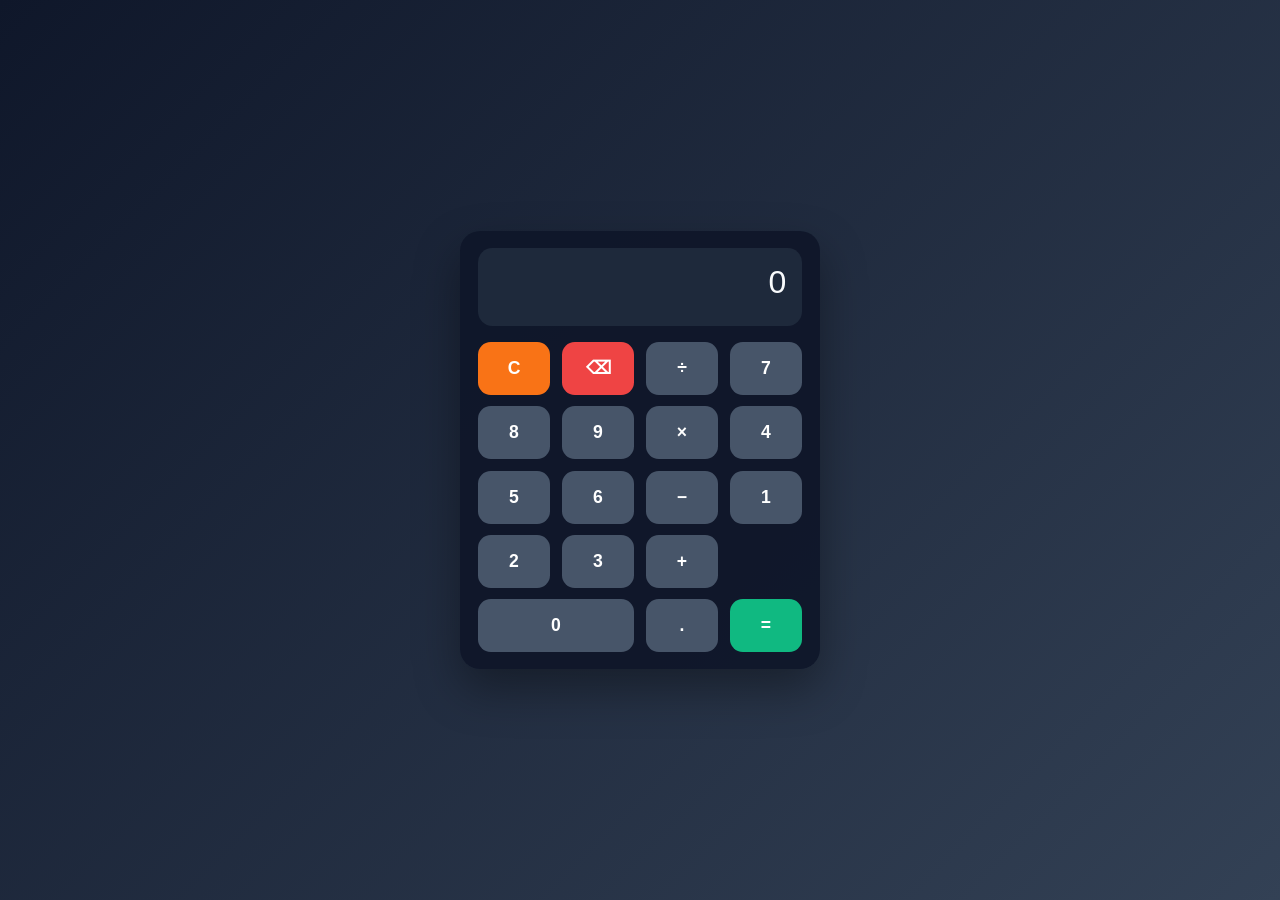
<file: index.html>
<!DOCTYPE html>
<html lang="en">
  <head>
    <meta charset="UTF-8" />
    <meta name="viewport" content="width=device-width, initial-scale=1.0" />
    <title>Calculator</title>
    <link rel="stylesheet" href="styles.css" />
  </head>
  <body>
    <div class="calculator">
      <div id="display" class="display">0</div>
      <div class="buttons">
        <button class="btn btn-ac" data-action="clear">C</button>
        <button class="btn btn-delete" data-action="delete">⌫</button>
        <button class="btn" data-value="/">÷</button>
        <button class="btn" data-value="7">7</button>
        <button class="btn" data-value="8">8</button>
        <button class="btn" data-value="9">9</button>
        <button class="btn" data-value="*">×</button>
        <button class="btn" data-value="4">4</button>
        <button class="btn" data-value="5">5</button>
        <button class="btn" data-value="6">6</button>
        <button class="btn" data-value="-">−</button>
        <button class="btn" data-value="1">1</button>
        <button class="btn" data-value="2">2</button>
        <button class="btn" data-value="3">3</button>
        <button class="btn" data-value="+">+</button>
        <button class="btn span-two" data-value="0">0</button>
        <button class="btn" data-action="decimal">.</button>
        <button class="btn btn-equals" data-action="calculate">=</button>
      </div>
    </div>

    <script src="script.js"></script>
  </body>
</html>
</file>
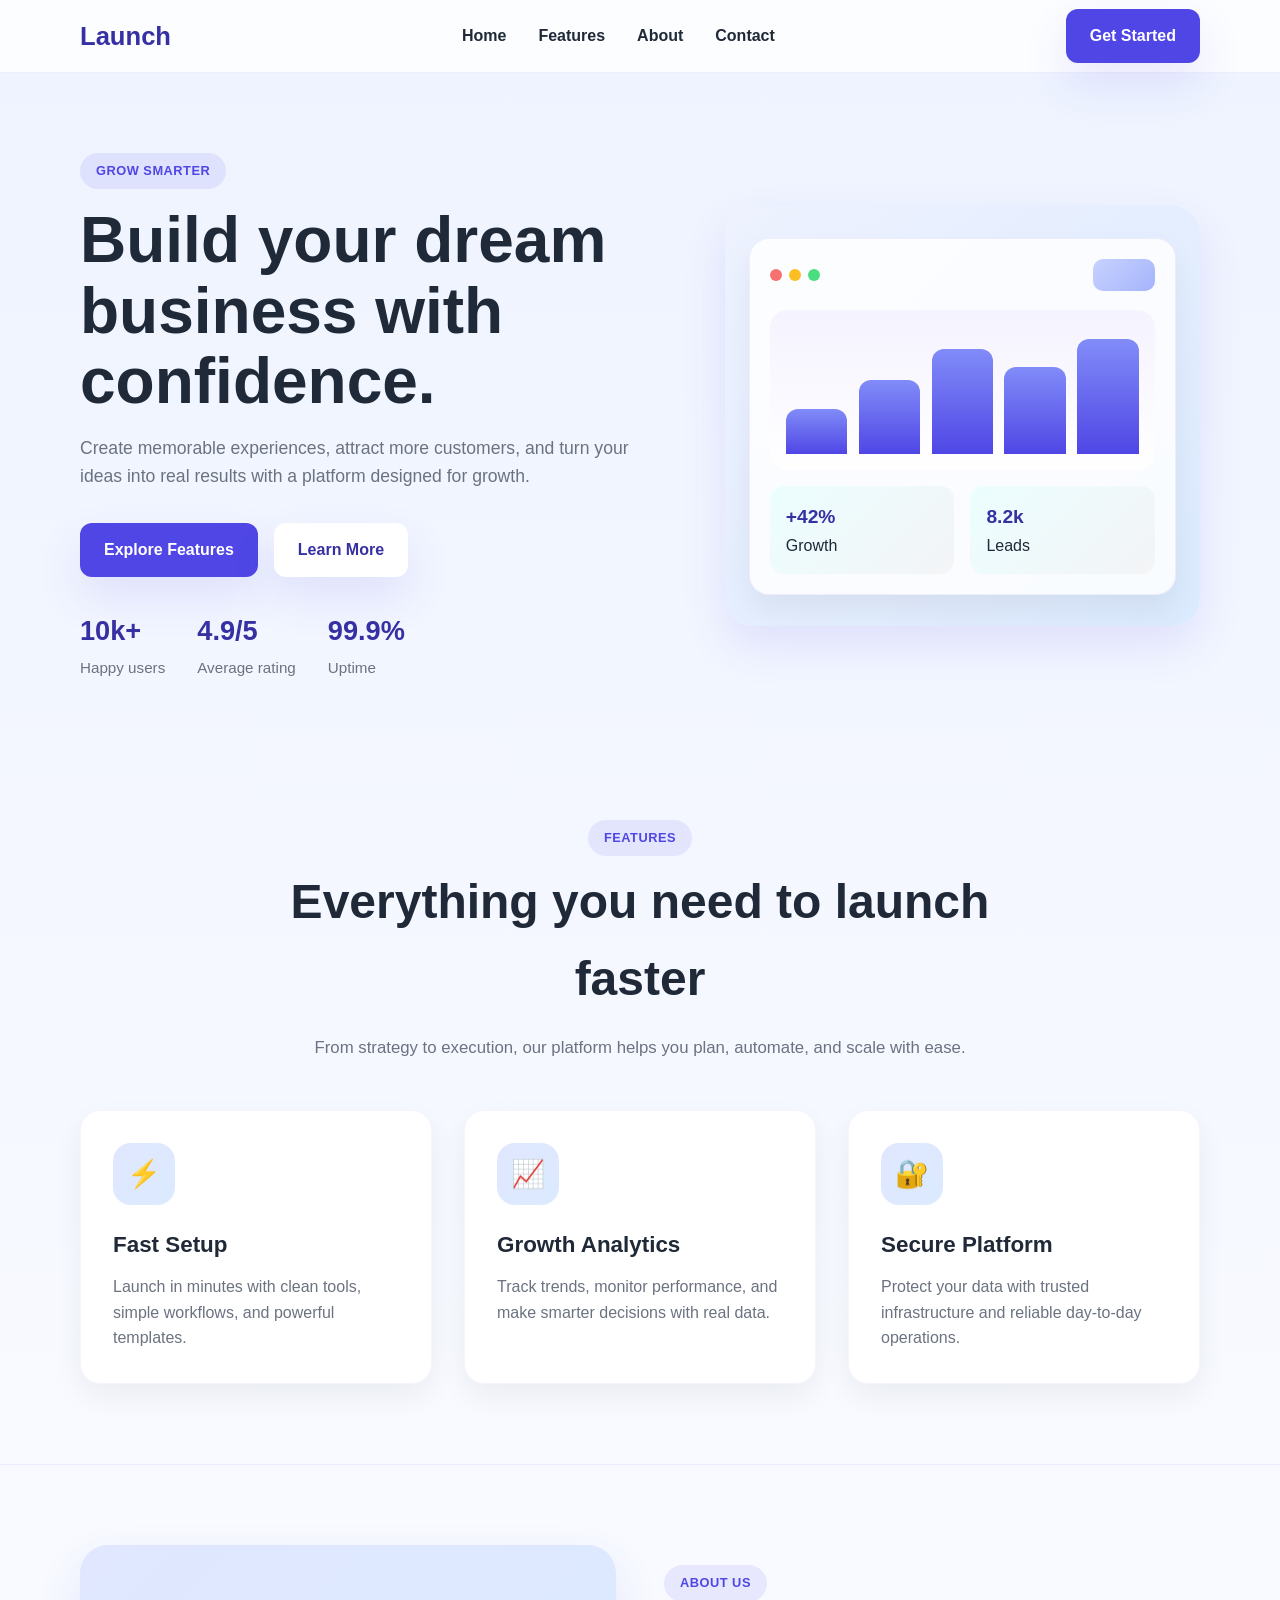
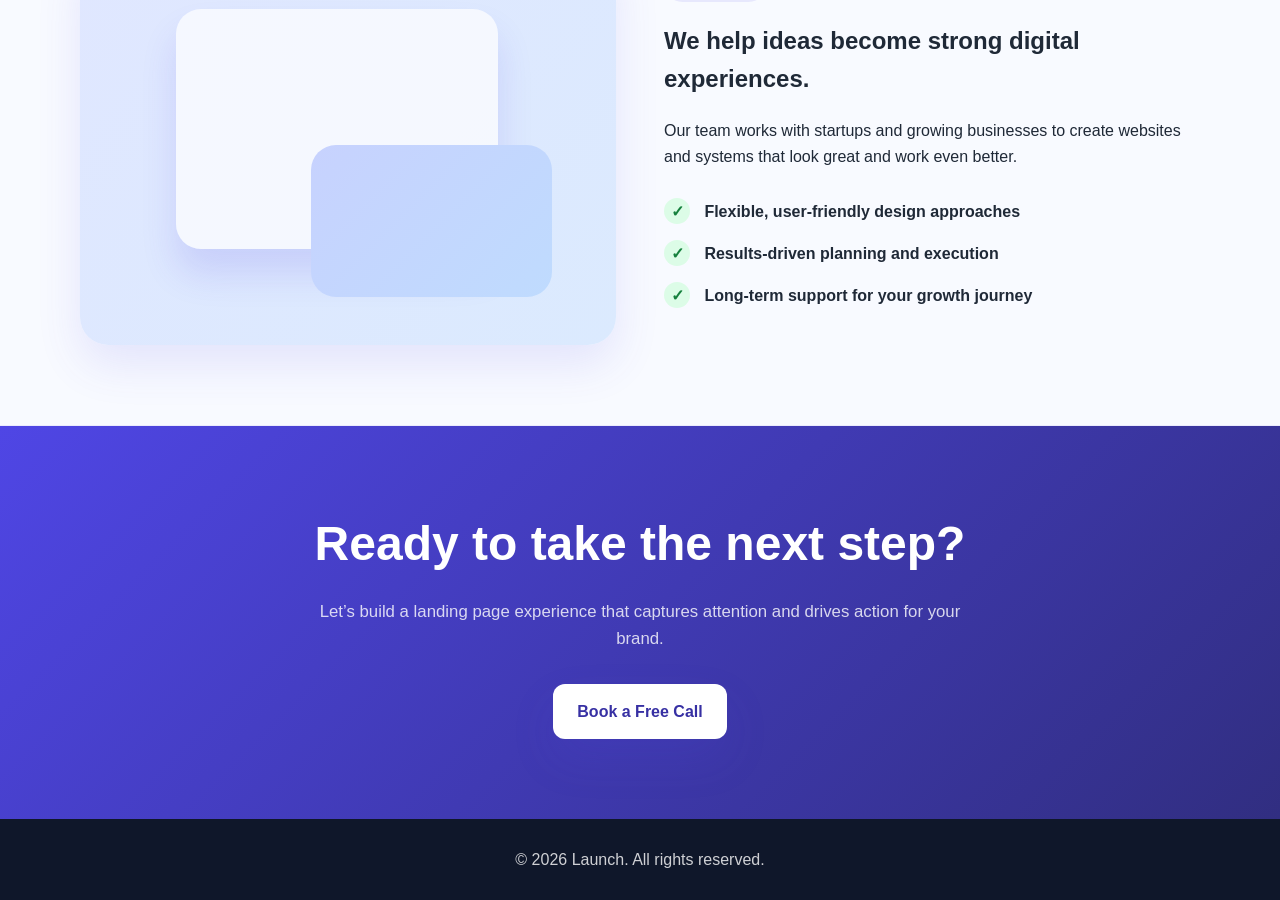
<file: intern2.html>
<!DOCTYPE html>
<html lang="en">
    <head>
        <meta charset="UTF-8" />
        <meta name="viewport" content="width=device-width, initial-scale=1.0" />
        <title>Landing page</title>
        <style>
            :root {
                --bg: #f4f7ff;
                --primary: #4f46e5;
                --primary-dark: #3730a3;
                --secondary: #22c55e;
                --text: #1f2937;
                --muted: #6b7280;
                --card: #ffffff;
                --shadow: 0 20px 45px rgba(79, 70, 229, 0.12);
            }

            * {
                box-sizing: border-box;
            }

            html {
                scroll-behavior: smooth;
            }

            body {
                margin: 0;
                font-family: Arial, sans-serif;
                background: linear-gradient(180deg, #eef3ff 0%, #ffffff 100%);
                color: var(--text);
                line-height: 1.6;
            }

            a {
                text-decoration: none;
            }

            img {
                max-width: 100%;
                display: block;
            }

            .container {
                width: min(1120px, 90%);
                margin: 0 auto;
            }

            .topbar {
                background: rgba(255, 255, 255, 0.8);
                backdrop-filter: blur(8px);
                position: sticky;
                top: 0;
                z-index: 10;
                border-bottom: 1px solid rgba(79, 70, 229, 0.08);
            }

            .nav {
                display: flex;
                align-items: center;
                justify-content: space-between;
                min-height: 72px;
            }

            .brand {
                font-size: 1.6rem;
                font-weight: 700;
                color: var(--primary-dark);
            }

            .nav-links {
                display: flex;
                gap: 2rem;
                align-items: center;
            }

            .nav-links a {
                color: var(--text);
                font-weight: 600;
            }

            .nav-links a:hover {
                color: var(--primary);
            }

            .btn {
                display: inline-block;
                padding: 0.9rem 1.5rem;
                background: var(--primary);
                color: #fff;
                border-radius: 12px;
                font-weight: 700;
                transition: 0.3s ease;
                box-shadow: var(--shadow);
            }

            .btn:hover {
                background: var(--primary-dark);
                transform: translateY(-2px);
            }

            .btn-light {
                background: #fff;
                color: var(--primary-dark);
            }

            .hero {
                padding: 80px 0 60px;
            }

            .hero-grid {
                display: grid;
                grid-template-columns: 1.1fr 0.9fr;
                gap: 4rem;
                align-items: center;
            }

            .eyebrow {
                display: inline-block;
                background: rgba(79, 70, 229, 0.1);
                color: var(--primary);
                border-radius: 999px;
                padding: 0.5rem 1rem;
                font-size: 0.8rem;
                font-weight: 700;
                letter-spacing: 0.04em;
                text-transform: uppercase;
            }

            h1 {
                font-size: clamp(2.5rem, 5vw, 4.2rem);
                line-height: 1.1;
                margin: 1rem 0;
                color: var(--text);
            }

            .hero p {
                font-size: 1.1rem;
                color: var(--muted);
                max-width: 560px;
            }

            .hero-actions {
                display: flex;
                gap: 1rem;
                margin-top: 2rem;
                flex-wrap: wrap;
            }

            .stats {
                display: flex;
                gap: 2rem;
                margin-top: 2rem;
                flex-wrap: wrap;
            }

            .stat h3 {
                margin: 0;
                font-size: 1.7rem;
                color: var(--primary-dark);
            }

            .stat p {
                margin: 0.2rem 0 0;
                color: var(--muted);
                font-size: 0.95rem;
            }

            .hero-visual {
                background: linear-gradient(135deg, #eef2ff, #dbeafe);
                border-radius: 28px;
                box-shadow: var(--shadow);
                padding: 1.5rem;
                min-height: 420px;
                display: flex;
                align-items: center;
                justify-content: center;
                position: relative;
                overflow: hidden;
            }

            .panel {
                width: 100%;
                background: rgba(255, 255, 255, 0.82);
                border: 1px solid rgba(79, 70, 229, 0.08);
                border-radius: 20px;
                padding: 1.25rem;
                box-shadow: 0 15px 30px rgba(0, 0, 0, 0.06);
            }

            .panel-top {
                display: flex;
                justify-content: space-between;
                align-items: center;
                margin-bottom: 1.2rem;
            }

            .dots {
                display: flex;
                gap: 0.45rem;
            }

            .dots span {
                width: 12px;
                height: 12px;
                border-radius: 50%;
                display: inline-block;
            }

            .dots span:nth-child(1) { background: #f87171; }
            .dots span:nth-child(2) { background: #fbbf24; }
            .dots span:nth-child(3) { background: #4ade80; }

            .mini-box {
                width: 62px;
                height: 32px;
                border-radius: 10px;
                background: linear-gradient(135deg, #c7d2fe, #a5b4fc);
            }

            .chart-box {
                height: 160px;
                border-radius: 18px;
                background: linear-gradient(180deg, #f5f3ff, #ffffff);
                padding: 1rem;
                display: flex;
                align-items: end;
                justify-content: space-between;
                gap: 0.7rem;
            }

            .bar {
                flex: 1;
                border-radius: 12px 12px 0 0;
                background: linear-gradient(180deg, #818cf8, #4f46e5);
            }

            .bar:nth-child(1) { height: 35%; }
            .bar:nth-child(2) { height: 58%; }
            .bar:nth-child(3) { height: 82%; }
            .bar:nth-child(4) { height: 68%; }
            .bar:nth-child(5) { height: 90%; }

            .info-row {
                display: flex;
                justify-content: space-between;
                margin-top: 1rem;
                gap: 1rem;
            }

            .info-card {
                flex: 1;
                background: linear-gradient(135deg, #ecfeff, #f3f4f6);
                padding: 1rem;
                border-radius: 14px;
            }

            .info-card strong {
                font-size: 1.2rem;
                display: block;
                color: var(--primary-dark);
            }

            section {
                padding: 80px 0;
            }

            .section-header {
                text-align: center;
                max-width: 700px;
                margin: 0 auto 3rem;
            }

            .section-header h2 {
                font-size: clamp(2rem, 4vw, 3rem);
                margin: 0.5rem 0;
            }

            .section-header p {
                color: var(--muted);
                font-size: 1.05rem;
            }

            .features {
                display: grid;
                grid-template-columns: repeat(3, 1fr);
                gap: 2rem;
            }

            .feature-card {
                background: var(--card);
                padding: 2rem;
                border-radius: 20px;
                box-shadow: 0 12px 28px rgba(31, 41, 55, 0.06);
                border: 1px solid rgba(79, 70, 229, 0.05);
            }

            .icon {
                width: 62px;
                height: 62px;
                border-radius: 18px;
                display: flex;
                align-items: center;
                justify-content: center;
                background: linear-gradient(135deg, #e0e7ff, #dbeafe);
                font-size: 1.7rem;
                margin-bottom: 1rem;
            }

            .feature-card h3 {
                margin-bottom: 0.7rem;
                font-size: 1.4rem;
            }

            .feature-card p {
                margin: 0;
                color: var(--muted);
            }

            .about {
                background: #f8faff;
                border-top: 1px solid rgba(79, 70, 229, 0.08);
                border-bottom: 1px solid rgba(79, 70, 229, 0.08);
            }

            .about-grid {
                display: grid;
                grid-template-columns: 1fr 1fr;
                gap: 3rem;
                align-items: center;
            }

            .about-image {
                background: linear-gradient(135deg, #e0e7ff, #dbeafe);
                min-height: 400px;
                border-radius: 28px;
                position: relative;
                overflow: hidden;
                box-shadow: var(--shadow);
            }

            .about-image::before,
            .about-image::after {
                content: "";
                position: absolute;
                border-radius: 25px;
                background: rgba(255, 255, 255, 0.7);
            }

            .about-image::before {
                width: 60%;
                height: 60%;
                left: 18%;
                top: 16%;
                box-shadow: 0 25px 35px rgba(79, 70, 229, 0.15);
            }

            .about-image::after {
                width: 45%;
                height: 38%;
                right: 12%;
                bottom: 12%;
                background: linear-gradient(135deg, #c7d2fe, #bfdbfe);
            }

            .about-list {
                list-style: none;
                padding: 0;
                margin: 1.8rem 0 0;
            }

            .about-list li {
                display: flex;
                align-items: center;
                gap: 0.9rem;
                margin-bottom: 1rem;
                color: var(--text);
                font-weight: 600;
            }

            .check {
                width: 26px;
                height: 26px;
                border-radius: 50%;
                background: #dcfce7;
                color: #15803d;
                display: flex;
                align-items: center;
                justify-content: center;
                font-weight: 700;
            }

            .cta {
                background: linear-gradient(135deg, #4f46e5, #312e81);
                color: #fff;
                padding: 80px 0;
                text-align: center;
            }

            .cta h2 {
                margin: 0;
                font-size: clamp(2rem, 4vw, 3rem);
            }

            .cta p {
                color: rgba(255, 255, 255, 0.8);
                max-width: 650px;
                margin: 1rem auto 2rem;
                font-size: 1.05rem;
            }

            .cta .btn {
                background: #fff;
                color: var(--primary-dark);
            }

            footer {
                background: #0f172a;
                color: rgba(255, 255, 255, 0.8);
                padding: 28px 0;
                text-align: center;
            }

            @media (max-width: 900px) {
                .hero-grid,
                .about-grid,
                .features {
                    grid-template-columns: 1fr;
                }

                .nav {
                    flex-wrap: wrap;
                    justify-content: center;
                    gap: 1rem;
                    padding: 1rem 0;
                }

                .nav-links {
                    flex-wrap: wrap;
                    justify-content: center;
                }
            }

            @media (max-width: 560px) {
                .hero {
                    padding-top: 60px;
                }

                .hero-actions {
                    flex-direction: column;
                    align-items: stretch;
                }

                .btn {
                    width: 100%;
                    text-align: center;
                }

                .stats {
                    flex-direction: column;
                    gap: 1rem;
                }
            }
        </style>
    </head>
    <body>
        <header class="topbar">
            <div class="container nav">
                <div class="brand">Launch</div>
                <nav class="nav-links">
                    <a href="#home">Home</a>
                    <a href="#features">Features</a>
                    <a href="#about">About</a>
                    <a href="#contact">Contact</a>
                </nav>
                <a href="#contact" class="btn">Get Started</a>
            </div>
        </header>

        <main id="home">
            <section class="hero">
                <div class="container hero-grid">
                    <div>
                        <span class="eyebrow">Grow smarter</span>
                        <h1>Build your dream business with confidence.</h1>
                        <p>
                            Create memorable experiences, attract more customers, and turn your ideas into real results with a platform designed for growth.
                        </p>

                        <div class="hero-actions">
                            <a href="#features" class="btn">Explore Features</a>
                            <a href="#about" class="btn btn-light">Learn More</a>
                        </div>

                        <div class="stats">
                            <div class="stat">
                                <h3>10k+</h3>
                                <p>Happy users</p>
                            </div>
                            <div class="stat">
                                <h3>4.9/5</h3>
                                <p>Average rating</p>
                            </div>
                            <div class="stat">
                                <h3>99.9%</h3>
                                <p>Uptime</p>
                            </div>
                        </div>
                    </div>

                    <div class="hero-visual" aria-label="Analytics preview">
                        <div class="panel">
                            <div class="panel-top">
                                <div class="dots">
                                    <span></span>
                                    <span></span>
                                    <span></span>
                                </div>
                                <div class="mini-box"></div>
                            </div>

                            <div class="chart-box" aria-label="Growth chart">
                                <div class="bar"></div>
                                <div class="bar"></div>
                                <div class="bar"></div>
                                <div class="bar"></div>
                                <div class="bar"></div>
                            </div>

                            <div class="info-row">
                                <div class="info-card">
                                    <strong>+42%</strong>
                                    <span>Growth</span>
                                </div>
                                <div class="info-card">
                                    <strong>8.2k</strong>
                                    <span>Leads</span>
                                </div>
                            </div>
                        </div>
                    </div>
                </div>
            </section>

            <section id="features">
                <div class="container">
                    <div class="section-header">
                        <span class="eyebrow">Features</span>
                        <h2>Everything you need to launch faster</h2>
                        <p>
                            From strategy to execution, our platform helps you plan, automate, and scale with ease.
                        </p>
                    </div>

                    <div class="features">
                        <article class="feature-card">
                            <div class="icon">⚡</div>
                            <h3>Fast Setup</h3>
                            <p>Launch in minutes with clean tools, simple workflows, and powerful templates.</p>
                        </article>

                        <article class="feature-card">
                            <div class="icon">📈</div>
                            <h3>Growth Analytics</h3>
                            <p>Track trends, monitor performance, and make smarter decisions with real data.</p>
                        </article>

                        <article class="feature-card">
                            <div class="icon">🔐</div>
                            <h3>Secure Platform</h3>
                            <p>Protect your data with trusted infrastructure and reliable day-to-day operations.</p>
                        </article>
                    </div>
                </div>
            </section>

            <section id="about" class="about">
                <div class="container about-grid">
                    <div class="about-image" aria-label="Team working illustration"></div>

                    <div>
                        <span class="eyebrow">About us</span>
                        <h2>We help ideas become strong digital experiences.</h2>
                        <p>
                            Our team works with startups and growing businesses to create websites and systems that look great and work even better.
                        </p>

                        <ul class="about-list">
                            <li><span class="check">✓</span> Flexible, user-friendly design approaches</li>
                            <li><span class="check">✓</span> Results-driven planning and execution</li>
                            <li><span class="check">✓</span> Long-term support for your growth journey</li>
                        </ul>
                    </div>
                </div>
            </section>

            <section class="cta" id="contact">
                <div class="container">
                    <h2>Ready to take the next step?</h2>
                    <p>
                        Let’s build a landing page experience that captures attention and drives action for your brand.
                    </p>
                    <a href="#" class="btn">Book a Free Call</a>
                </div>
            </section>
        </main>

        <footer>
            <div class="container">© 2026 Launch. All rights reserved.</div>
        </footer>
    </body>
</html>
</file>
<file: styles.css>
:root {
  color-scheme: dark;
  font-family: "Segoe UI", Tahoma, Geneva, Verdana, sans-serif;
}

* {
  box-sizing: border-box;
}

body {
  margin: 0;
  min-height: 100vh;
  display: grid;
  place-items: center;
  background: linear-gradient(135deg, #0f172a, #334155);
  color: #f8fafc;
}

.calculator {
  width: min(92vw, 360px);
  padding: 1.1rem;
  border-radius: 1.25rem;
  background: rgba(15, 23, 42, 0.95);
  box-shadow: 0 20px 45px rgba(0, 0, 0, 0.35);
}

.display {
  min-height: 78px;
  margin-bottom: 1rem;
  padding: 1rem;
  border-radius: 0.9rem;
  background: #1e293b;
  font-size: 2rem;
  text-align: right;
  overflow-x: auto;
  word-break: break-all;
}

.buttons {
  display: grid;
  grid-template-columns: repeat(4, 1fr);
  gap: 0.7rem;
}

.btn {
  border: none;
  border-radius: 0.8rem;
  padding: 1rem;
  font-size: 1.1rem;
  font-weight: 600;
  background: #475569;
  color: white;
  cursor: pointer;
  transition: transform 0.12s ease, background 0.2s ease;
}

.btn:hover {
  transform: translateY(-1px);
  background: #64748b;
}

.btn:active {
  transform: scale(0.98);
}

.btn-ac {
  background: #f97316;
}

.btn-delete {
  background: #ef4444;
}

.btn-equals {
  background: #10b981;
}

.span-two {
  grid-column: span 2;
}
</file>
